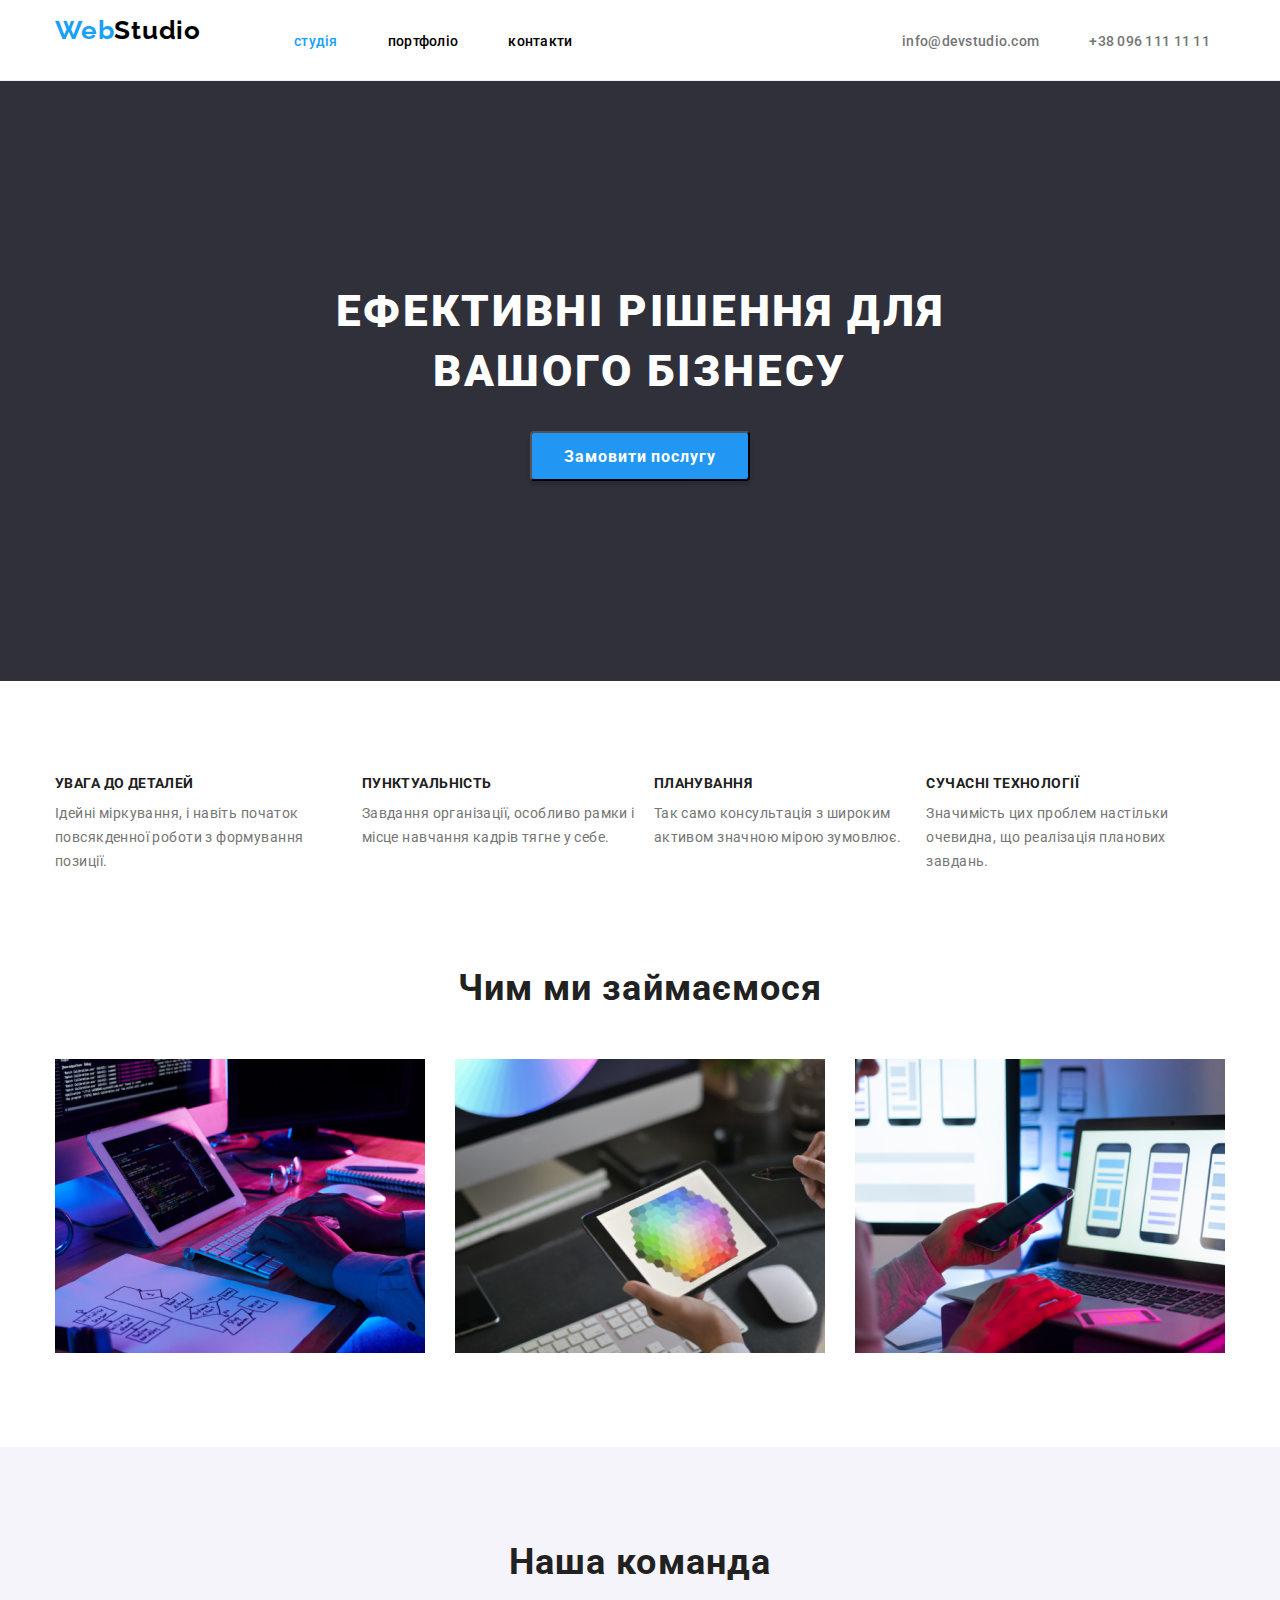
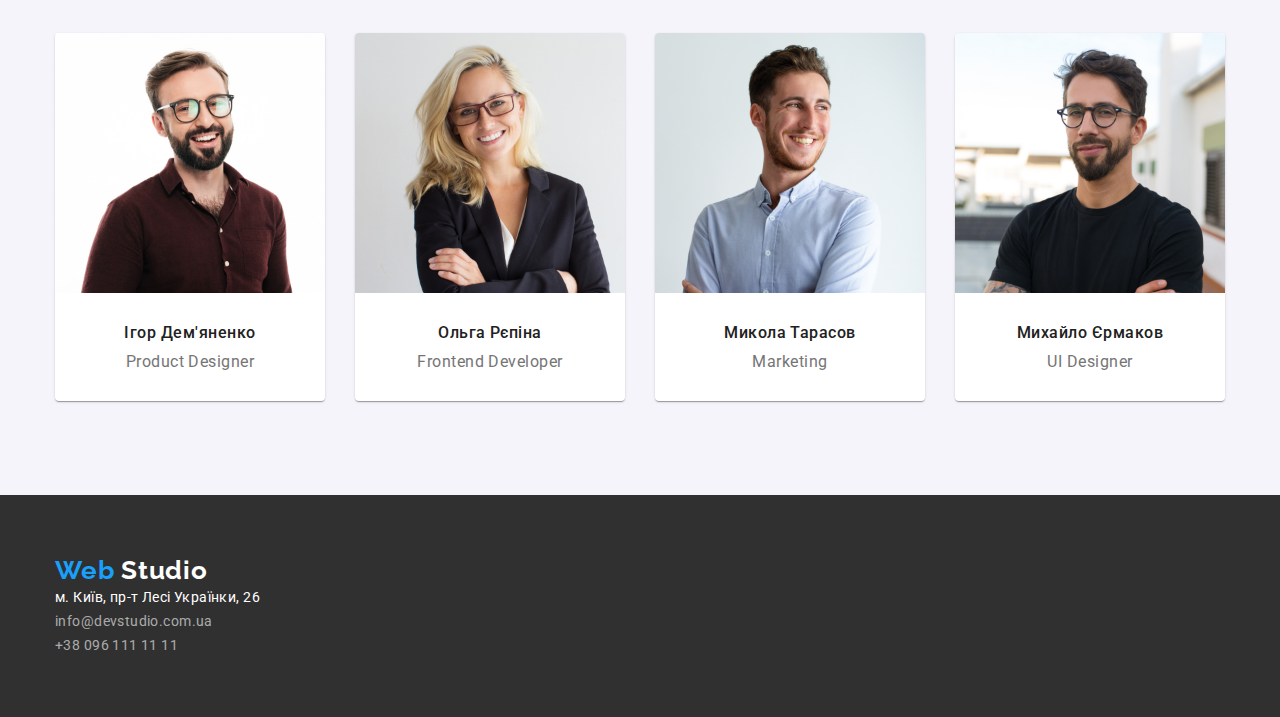
<file: index.html>
<!DOCTYPE html>
<html lang="uk">
  <head>
    <meta charset="UTF-8" />
    <meta http-equiv="X-UA-Compatible" content="IE=edge" />
    <meta name="viewport" content="width=device-width, initial-scale=1.0" />
    <title>POrtfolio</title>
    <link rel="preconnect" href="https://fonts.googleapis.com" />
    <link rel="preconnect" href="https://fonts.gstatic.com" crossorigin />
    <link
      href="https://fonts.googleapis.com/css2?family=Raleway:wght@700&family=Roboto:wght@400;500;700;900&display=swap"
      rel="stylesheet"
    />
    <link rel="stylesheet" href="./css/styles.css" />
    
  </head>
  <header>
    <div class="container header-container"> 
   <a href="" class="logo">
     <span class="web-blue">Web</span
     ><span class="web-black">Studio</span></a>
   
    

 <nav class="header-nav">
   
     
     <ul class="site-nav header-list-nav">
       <li><a href="./index.html" class="hero-link link-current">студія</a></li>
       <li><a href="./portfolio.html" class="hero-link"
           >портфоліо</a>
       </li>
       <li><a href="" class="hero-link">контакти</a></li>
     </ul>
   
   </nav>
   
 <div class="container header-connect">
   <ul class="header-adress header-list-nav">
     <li>
       <a href="mailto:info@devstudio.com" class="header-mail"
         >info@devstudio.com</a
       >
     </li>
     <li>
       <a href="tel:+380961111111" class="header-mail">+38 096 111 11 11</a>
     </li>
   </ul>
 </div>
</div>
 </header>
    <main>
    
      <section class="slogan-bgcolor">
        <div class="container-slogan">
        <h1 class="slogan">Ефективні рішення для вашого бізнесу</h1>
                <button type="button" class="slogan-button">Замовити послугу</button> 
                </div>
      </section>
      
      <section >
        <div class="container">
        <h2 class="visually-hidden">ПЕРВАГА</h2>
        <ul class=header-list>
          <li>
            <h3 class="perevaga-title">УВАГА ДО ДЕТАЛЕЙ</h3>
            <p class="perevaga-text">
              Ідейні міркування, і навіть початок повсякденної роботи з
              формування позиції.
            </p>
          </li>
          <li>
            <h3 class="perevaga-title">ПУНКТУАЛЬНІСТЬ</h3>
            <p class="perevaga-text">
              Завдання організації, особливо рамки і місце навчання кадрів тягне
              у себе.
            </p>
          </li>
          <li>
            <h3 class="perevaga-title">ПЛАНУВАННЯ</h3>
            <p class="perevaga-text">
              Так само консультація з широким активом значною мірою зумовлює.
            </p>
          </li>
          <li>
            <h3 class="perevaga-title">СУЧАСНІ ТЕХНОЛОГІЇ</h3>
            <p class="perevaga-text">
              Значимість цих проблем настільки очевидна, що реалізація планових
              завдань.
            </p>
          </li>
        </ul>
      </div>
      </section>
      
      <section class="section-skills section-padding-top">
<div class="container">
        <h3 class="about-title">Чим ми займаємося</h3>

        <ul class="header-list-img">
          <li>
            <img src="images/img.png" alt=" 1" width="370" height="294" />
          </li>
          <li>
            <img src="images/img1.png" alt="2" width="370" height="294" />
          </li>
          <li>
            <img src="images/img2.png" alt="3" width="370" height="294" />
          </li>
        </ul>
      </div>
      </section>
      
      <section class="team">
      <div class="container team-container">
        <h3 class="about-title"> Наша команда</h3>
        <ul class="header-list-img">
          <li class="item">
            <article class="card-team">
            
              <img
                src="images/img_team1.jpg"
                alt="игор"
                width="270"
                height="260"
              />
            <div class="hero-box">
              <h3 class="hero-name">Ігор Дем'яненко</h3>

              <p lang="en" class="hero-about">Product Designer</p>
            </div>
          </article>
          </li>


          <li>
            <article class="card-team">
              <img
                src="images/img_team2.jpg"
                alt="ольга"
                width="270"
                height="260"
              />
              <div class="hero-box">
              <h3 class="hero-name">Ольга Рєпіна</h3>

              <p class="hero-about">Frontend Developer</p>
              </div>
            </article>
          </li>
          <li>
            <article class="card-team">
              <img
                src="images/img_team3.jpg"
                alt="микола"
                width="270"
                height="260"
              />
              <div class="hero-box">
              <h3 class="hero-name">Микола Тарасов</h3>

              <p class="hero-about">Marketing</p>
              </div>
            </article>
          </li>
          <li>
            <article class="card-team">
              <img
                src="images/img_team4.jpg"
                alt="михайло"
                width="270"
                height="260"
              />
              <div class="hero-box">
              <h3 class="hero-name">Михайло Єрмаков</h3>

              <p class="hero-about">UI Designer</p>
              </div>
            </article>
          </li>
        </ul>
      </div>
      </section>
    </main>
    
    <footer class="footer-background">
      <div class="container">
      <a href="" class="logo"><span class="web-blue">Web</span>
        <span class="web-white">Studio</span></a>
      
        <address >
        <ul class="adress">
          
          <li>
            <a
              href="https://goo.gl/maps/e7AEsHHhA3SEjv6j6"
              target="_blank"
              rel="noopener noreferrer nofollow"
              class="footer-adress-text link"
            >
              м. Київ, пр-т Лесі Українки, 26
            </a>
          </li>
          <li>
            <a href="mailto:info@devstudio.com" class="footer-email link"
              >info@devstudio.com.ua</a
            >
          </li>
          <li>
            <a href="tel:+380961111111" class="footer-email link"
              >+38 096 111 11 11</a
            >
          </li>
        </ul>
      </address>
    </div>
    </footer>
  </body>
</html>
</file>
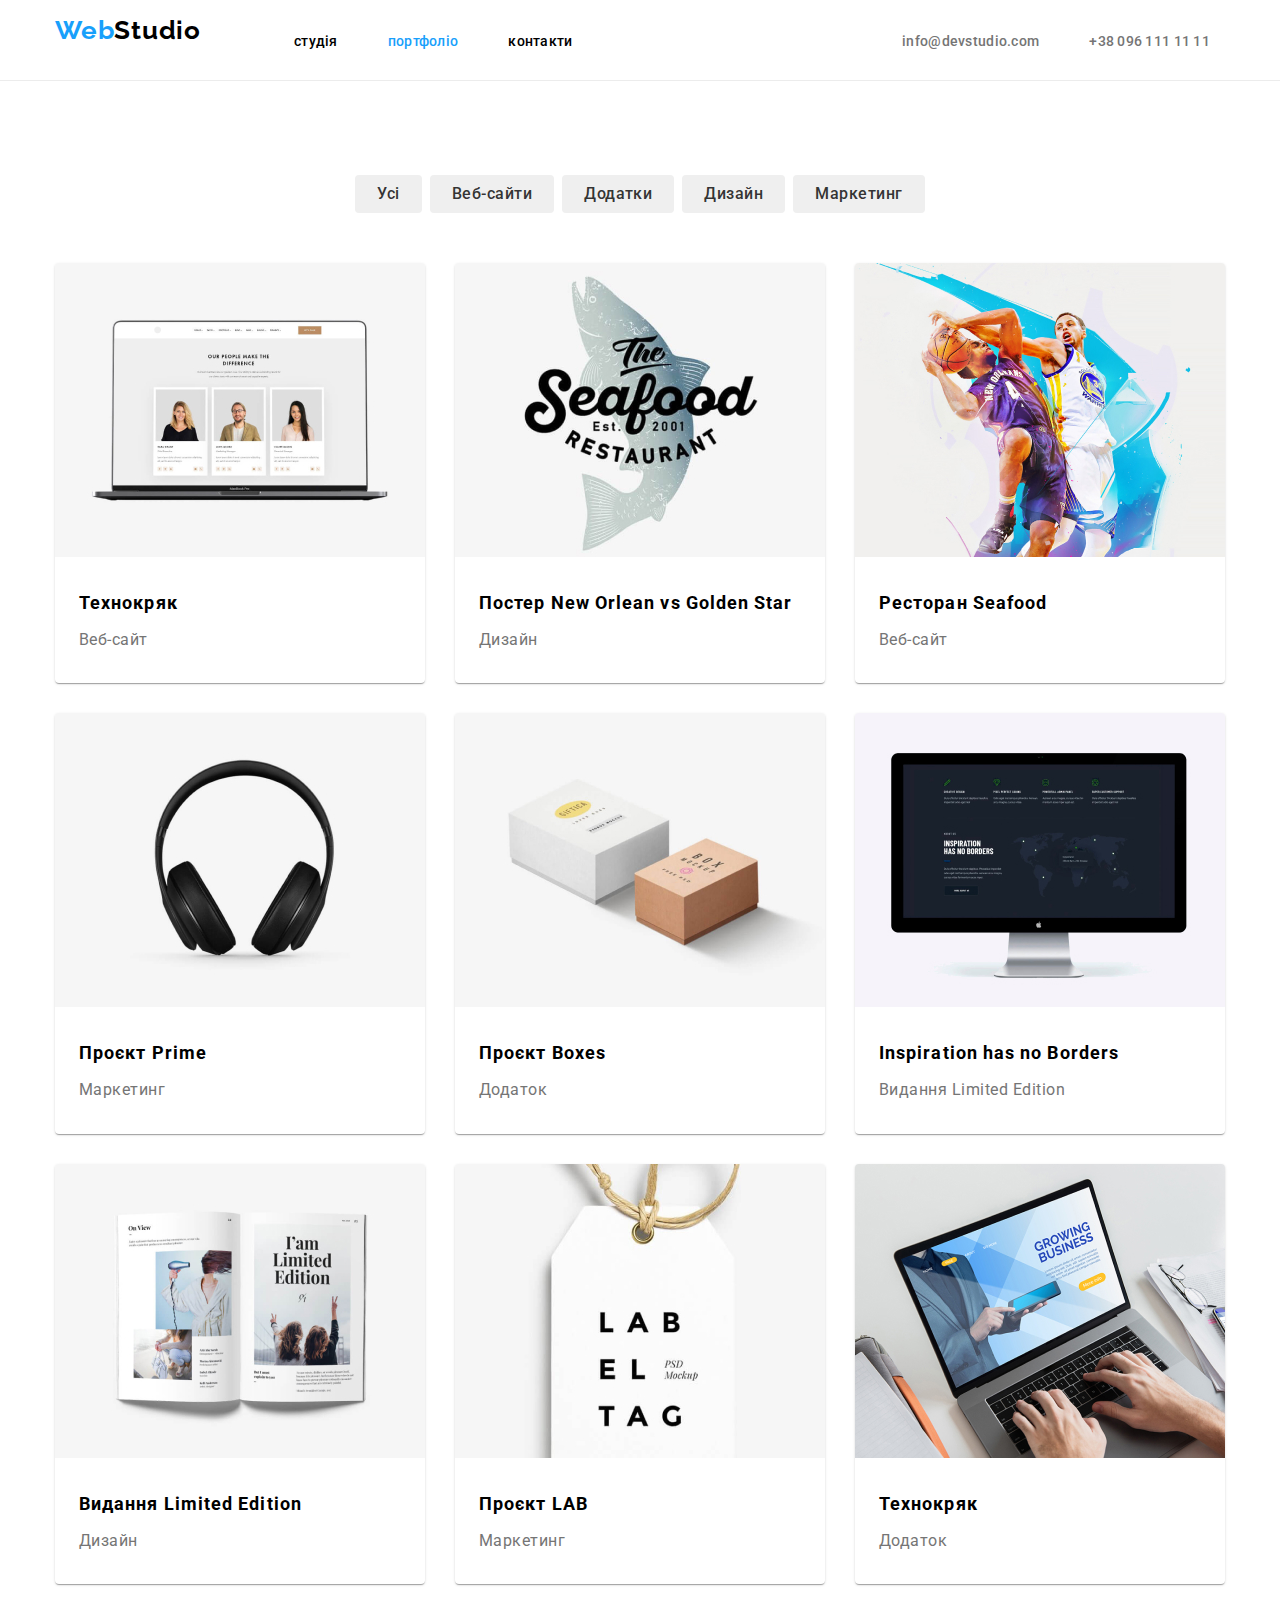
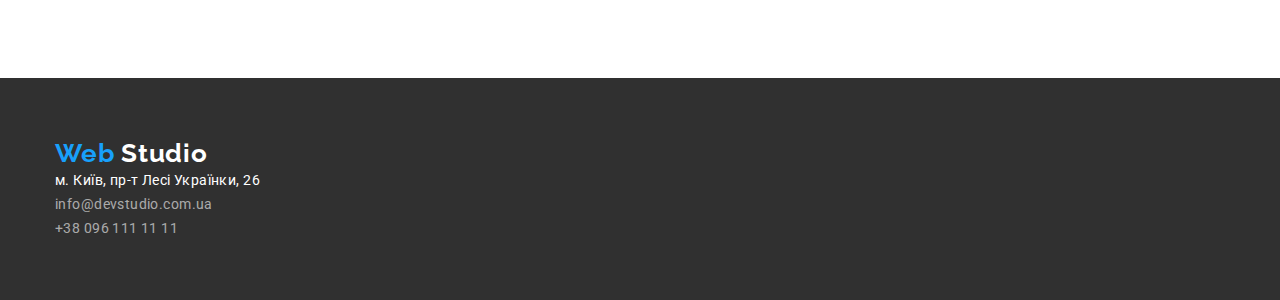
<file: portfolio.html>
<!DOCTYPE html>
<html lang="uk">
  <head>
    <meta charset="UTF-8" />
    <meta http-equiv="X-UA-Compatible" content="IE=edge" />
    <meta name="viewport" content="width=device-width, initial-scale=1.0" />
    <title>POrtfolio</title>
    <link rel="preconnect" href="https://fonts.googleapis.com" />
    <link rel="preconnect" href="https://fonts.gstatic.com" crossorigin />
    <link
      href="https://fonts.googleapis.com/css2?family=Raleway:wght@700&family=Roboto:wght@400;500;700;900&display=swap"
      rel="stylesheet"
    />
    
    <link rel="stylesheet" href="./css/styles.css" />
  </head>
  
  <body>
    <header>
       <div class="container header-container"> 
      <a href="" class="logo">
        <span class="web-blue">Web</span
        ><span class="web-black">Studio</span></a>
      
       

    <nav class="header-nav">
      
        
        <ul class="site-nav header-list-nav">
          <li><a href="./index.html" class="hero-link">студія</a></li>
          <li><a href="./portfolio.html" class="link-current hero-link"
              >портфоліо</a>
          </li>
          <li><a href="" class="hero-link">контакти</a></li>
        </ul>
      
      </nav>
      
    <div class="container header-connect">
      <ul class="header-adress header-list-nav">
        <li>
          <a href="mailto:info@devstudio.com" class="header-mail"
            >info@devstudio.com</a
          >
        </li>
        <li>
          <a href="tel:+380961111111" class="header-mail">+38 096 111 11 11</a>
        </li>
      </ul>
    </div>
  </div>
    </header>
    <main>
      <!--портфоліо меню-->

      <section>
        <!-- <div class="container"> -->

        <h1 class="visually-hidden">portfolio</h1>
        
        <div class="container button-position">

        <ul class="header-list">
          <li><button type="button" class="header-btn">Усі</button></li>
          <li><button type="button" class="header-btn">Веб-сайти</button></li>
          <li><button type="button" class="header-btn">Додатки</button></li>
          <li><button type="button" class="header-btn">Дизайн</button></li>
          <li><button type="button" class="header-btn">Маркетинг</button></li>
        </ul>
        
        </div>
            
        <div class="card-container">
          <ul class="card-set">
            <li class="item">
              <a href="" class="portfolio-title link">
              <article class="card">
                <div class="card-thumb">
                  <img
                src="images/img_port1.jpg"
                alt=" проект1"

              />
              
                </div>
    
                <div class="card-content">
                  <h2 class="portfolio-title hero-link"> Технокряк </h2>
                  <p class="card-text portfolio-text">
                    Веб-сайт
                  </p>
                </div>
              </article>
              </a>
            </li>
    
            <li class="item">
              <a href="" class="portfolio-title link">
              <article class="card">
                <div class="card-thumb">
                  <img
                  src="images/img_port2.jpg"
                  alt=" проект2"
               
               
              />
              
                </div>
    
                <div class="card-content">
                  <h2 class="portfolio-title hero-link"> Постер New Orlean vs Golden Star </h2>
                  <p class="card-text portfolio-text">
                    Дизайн
                  </p>
                </div>
              </article>
              </a>
            </li>
    
            <li class="item">
              <a href="" class="portfolio-title link">
              <article class="card">
                <div class="card-thumb">
                  <img
                  src="images/img_port3.jpg"
                  alt=" проект3"
               
              />
              
                </div>
    
                <div class="card-content">
                  <h2 class="portfolio-title hero-link"> Ресторан Seafood </h2>
                  <p class="card-text portfolio-text">
                    Веб-сайт
                  </p>
                </div>
              </article>
              </a>
            </li>
    
            <li class="item">
              <a href="" class="portfolio-title link">
              <article class="card">
                <div class="card-thumb">
                  <img
                  src="images/img_port4.jpg"
                  alt="проект4"
               
              />
              
                </div>
    
                <div class="card-content">
                  <h2 class="portfolio-title hero-link"> Проєкт Prime </h2>
                  <p class="card-text portfolio-text">
                    Маркетинг
                  </p>
                </div>
              </article>
              </a>
            </li>
    
            <li class="item">
              <a href="" class="portfolio-title link">
              <article class="card">
                <div class="card-thumb">
                  <img
                  src="images/img_port5.jpg"
                  alt="проект5"
               
              />
              
                </div>
    
                <div class="card-content">
                  <h2 class="portfolio-title hero-link"> Проєкт Boxes </h2>
                  <p class="card-text portfolio-text">
                    Додаток
                  </p>
                </div>
              </article>
              </a>
            </li>
    
            <li class="item">
              <a href="" class="portfolio-title link">
              <article class="card">
                <div class="card-thumb">
                  <img
                  src="images/img_port6.jpg"
                  alt="проект6"
               
              />
              
                </div>
    
                <div class="card-content">
                  <h2 class="portfolio-title hero-link"> Inspiration has no Borders </h2>
                  <p class="card-text portfolio-text">
                    Видання Limited Edition
                  </p>
                </div>
              </article>
              </a>
            </li>

            <li class="item">
              <a href="" class="portfolio-title link">
              <article class="card">
                <div class="card-thumb">
                  <img
                  src="images/img_port7.jpg"
                alt="проект7"
               
              />
              
                </div>
    
                <div class="card-content">
                  <h2 class="portfolio-title hero-link"> Видання Limited Edition</h2>
                  <p class="card-text portfolio-text">
                    Дизайн
                  </p>
                </div>
              </article>
              </a>
            </li>


            <li class="item">
              <a href="" class="portfolio-title link">
              <article class="card">
                <div class="card-thumb">
                  <img
                  src="images/img_port8.jpg"
                  alt="проект8"
               
              />
              
                </div>
    
                <div class="card-content">
                  <h2 class="portfolio-title hero-link"> Проєкт LAB </h2>
                  <p class="card-text portfolio-text">
                    Маркетинг
                  </p>
                </div>
              </article>
              </a>
            </li>

            <li class="item">
              <a href="" class="portfolio-title link">
              <article class="card">
                <div class="card-thumb">
                  <img
                  src="images/img_port9.jpg"
                alt="проект9"
               
              />
              
                </div>
    
                <div class="card-content">
                  <h2 class="portfolio-title hero-link"> Технокряк </h2>
                  <p class="card-text portfolio-text">
                    Додаток
                  </p>
                </div>
              </article>
              </a>
            </li>
          </ul>
        </div>
      </main>
        <footer class="footer-background" >
          <div class="container">
          <a href="" class="logo">
            <span class="web-blue">Web</span>
            <span class="web-white">Studio</span>
          </a>
          <address class="adress">
            <ul>
              <li>
                <a
                  href="https://goo.gl/maps/e7AEsHHhA3SEjv6j6"
                  target="_blank"
                  rel="noopener noreferrer nofollow"
                  class="footer-adress-text"
                >
                  м. Київ, пр-т Лесі Українки, 26
                </a>
              </li>
              <li>
                <a href="mailto:info@devstudio.com" class="footer-email link"
                  >info@devstudio.com.ua</a
                >
              </li>
              <li>
                <a href="tel:+380961111111" class="footer-email link"
                  >+38 096 111 11 11</a
                >
              </li>
            </ul> 
            </div>
            </footer>
  </body>
</html>
</file>
<file: css/styles.css>
body {
  font-family: "Roboto", sans-serif;
  background-color: var(--primary-white-color);
  color: var(--primary-text-color);
  margin: 0;
  
}

:root {
  --primary-text-color: rgba(0, 0, 0, 0.8);
  --title-text-color: #000000;
  --sec-text-color: #757575;
  --accent-color: #18a0fb;
  --primary-white-color: #ffffff;
  --main-btn-color: #ffffff;
  --second-btn-color: #303030;
  --card-set-gap: 30px;
  --card-shadow: 0px 2px 1px -1px rgba(0, 0, 0, 0.2),
    0px 1px 1px 0px rgba(0, 0, 0, 0.14), 0px 1px 3px 0px rgba(0, 0, 0, 0.12);

}

p,
h1,
h2,
h3,
h4,
h5,
h6 {
  margin: 0;
}

ul,
ol {
  margin: 0;
  padding-left: 0;
  list-style: none;
}

button {
  cursor: pointer;
}

img {
  display: block;
   max-width: 100%; 
  height: auto; 
  /* width: fit-content; */
  
  
}
header{
  border-bottom:1px solid #ECECEC;  
}
section {
  padding: 94px 0;
}
.container {
  width: 1200px;
  padding-left: 15px;
  padding-right: 15px;
   /* outline: 2px solid red;  */
   margin-left: auto;
   margin-right: auto;
   box-sizing: border-box;
}
.header-container {
  display: flex;
  align-items: center;
  
  /* padding-left: 215px;
  padding-top: 24px;
  padding-bottom: 25px; */
}

.header-nav {
  display: flex;
  align-items: center;
  margin-left: 93px;
  height: 80px;
}

.header-list {
  display: flex;
  gap: 8px;
  
}
.header-list-nav {
  display: flex;
  gap: 50px;
}
.header-list-img{
  display: flex;
  gap: 30px;
}

.header-connect {
  display: flex;
   /* margin-left: 355px;  */
   justify-content: flex-end;
   
}

 .button-position{
  display: flex;
  justify-content: center;
  margin-bottom: 50px;
  
  
} 

a {
  text-decoration: none;
}
.visually-hidden {
  position: absolute;
  white-space: nowrap;
  width: 1px;
  height: 1px;
  overflow: hidden;
  border: 0;
  padding: 0;
  clip: rect(0 0 0 0);
  clip-path: inset(50%);
  margin: -1px;
}
.logo {
  font-family: "Raleway", sans-serif;

  font-style: normal;
  font-weight: 700;
  font-size: 26px;
  line-height: 1.19;
  /* identical to box height */

  letter-spacing: 0.03em;
  margin-bottom: 20px;

  color: #2196f3;
}
.web-blue {
  color: #18a0fb;
}
.web-white {
  color: white;
}
.web-black {
  color: black;
}

/* .logo:hover {
    color: var(--accent-color);
  } */


li {
  list-style: none;
}
.slogan {
  font-weight: 900;
  font-size: 44px;
  line-height: 60px;
  /* or 136% */

  text-align: center;
  letter-spacing: 0.06em;
  text-transform: uppercase;

  color: var(--primary-white-color);
}



.slogan-bgcolor {
  background-color: #2f303a;
 
  padding: 200px 0;
  display: flex;
  text-align: center;
   align-items: center; 
  justify-content: center;
  
  
}
.container-slogan {
  
  /* width: 696px ; */
  max-width: 650px;
  /* height: 120px; */
  display: block;
  
  
}
 
.section-skills{
padding: 94px 0;
}
.section-padding-top{

  padding-top: 0;
}


.perevaga-container {
/* margin-top: 94px; */
padding-top: 94px;

}
.perevaga-title {
  font-weight: 700;
  font-size: 14px;
  line-height: 16px;
  letter-spacing: 0.03em;
  text-transform: uppercase;
margin-bottom: 10px;
  color: #212121;
}

.perevaga-text {
  font-weight: 400;
  font-size: 14px;
  line-height: 24px;
  /* or 171% */

  letter-spacing: 0.03em;

  color: #757575;
}
.skills-container {
/* margin-top: 94px; */
padding-bottom: 94px;

}
.about-title {
  margin: 0;
  font-weight: 700;
  font-size: 36px;
  line-height: 42px;
  text-align: center;
  letter-spacing: 0.03em;

margin-bottom: 50px;
  color: #212121;
}
.team-container {

  /* padding-bottom: 50px; */
}
.team{
  background-color: #F5F4FA;
  padding: 94px 0;
}
.hero-name {
  font-weight: 500;
  font-size: 16px;
  line-height: 19px;
  /* identical to box height */

  text-align: center;
  letter-spacing: 0.03em;
/* padding-top: 30px; */
margin-bottom: 10px;
  color: #212121;
}
.hero-box {
padding: 30px;

}

.hero-about {
  font-weight: 400;
  font-size: 16px;
  line-height: 19px;
  /* identical to box height */

  text-align: center;
  letter-spacing: 0.03em;
  /* padding-bottom: 30px; */

  color: #757575;
}
.link {
  text-decoration: none;
}
.site-nav .hero-link {
  color: var(--title-text-color);
}
.site-nav .hero-link:hover,
.site-nav .hero-link:focus {
  color: var(--accent-color);
}

.site-nav .link-current {
  color: var(--accent-color);
}

.hero-link {
  font-weight: 500;
  font-size: 14px;
  line-height: 16px;
  letter-spacing: 0.02em;
  padding: 32px 0;
}
.header-adress {
  
  color: var(--sec-text-color);
}
.header-adress .header-mail:hover,
.header-adress .header-mail:focus {
  color: var(--accent-color);
}

.header-btn {
  font-family: inherit;
  font-style: normal;
  font-weight: 500;
  font-size: 16px;
  line-height: 1.62;
  padding: 6px 22px;
  border: 0;
  /* identical to box height, or 162% */

  text-align: center;
  letter-spacing: 0.03em;
  border-radius: 4px;
  /* color: #FFFFFF; */
  cursor: pointer;
  color: var(--primary-text-color);
}
.slogan-button {
  background-color: #2196f3;
  font-family: inherit;

  font-weight: 700;
  font-size: 16px;
  line-height: 1.8;
  /* identical to box height, or 188% */
  margin-top: 30px;
  letter-spacing: 0.06em;

  color: var(--primary-white-color);
  box-shadow: 0px 4px 4px rgba(0, 0, 0, 0.15);
  border-radius: 4px;
  height: 50px;
  font-weight: 700;
  padding: 10px 32px;
}
.slogan-button:hover {
  background-color: #188ce8;
  color: #ffffff;
}

.header-btn:hover {
  background-color: var(--accent-color);
  color: var(--main-btn-color);
}
.header-mail {
  font-weight: 500;
  font-size: 14px;
  line-height: 16px;
  letter-spacing: 0.02em;
  padding: 32px 0;
  color: var(--sec-text-color);
}
.card-container{
  width: 1170px;
  height: auto;
  padding-left: 15px;
  padding-right: 15px;
   /* outline: 2px solid red;   */
   margin-left: auto;
   margin-right: auto;

}
.card-set {
  padding: 0;
  margin: 0;
  display: flex;
  flex-wrap: wrap;
  margin-left: calc(-1 * var(--card-set-gap)); 
  margin-top: -30px;
  /* margin-bottom: 94px; */
}

.card-set > .item {
  flex-basis: calc(100% / 3 - var(--card-set-gap));
  margin-left: var(--card-set-gap);
  margin-top: var(--card-set-gap);
  /* margin-bottom: var(--card-set-gap); */
}

/* CARD */
.card {
  box-shadow: var(--card-shadow);
  border-radius: 4px;
  overflow: hidden;
}

.card-team {
  box-shadow: var(--card-shadow);
  border-radius: 4px;
  overflow: hidden;
  background-color: #ffffff;
}

.card-content {
  padding: 28px 24px;
}

.card-text {
  
}



.portfolio {
  font-family: "Roboto";
  font-style: normal;
}
.portfolio-title {
  font-weight: 700;
  font-size: 18px;
  line-height: 2;
  letter-spacing: 0.06em;
margin-bottom: 4px;
  padding: 0;
  color: var(--title-text-color);
}

.portfolio-text {
  font-weight: 400;
  font-size: 16px;
  line-height: 1.9;
  /* identical to box height, or 188% */

  letter-spacing: 0.03em;

  color: var(--sec-text-color);
}
.adress {
  font-style: normal;
  font-weight: 400;
  font-size: 14px;
  line-height: 1.7;

}
.footer-adress-text {
  color: var(--primary-white-color);
  letter-spacing: 0.03em;
}
.footer-email {
  letter-spacing: 0.03em;
  color: rgba(255, 255, 255, 0.6);
}
.footer-background {
  padding: 60px 0;
  background-color: var(--second-btn-color);
  
}
</file>
